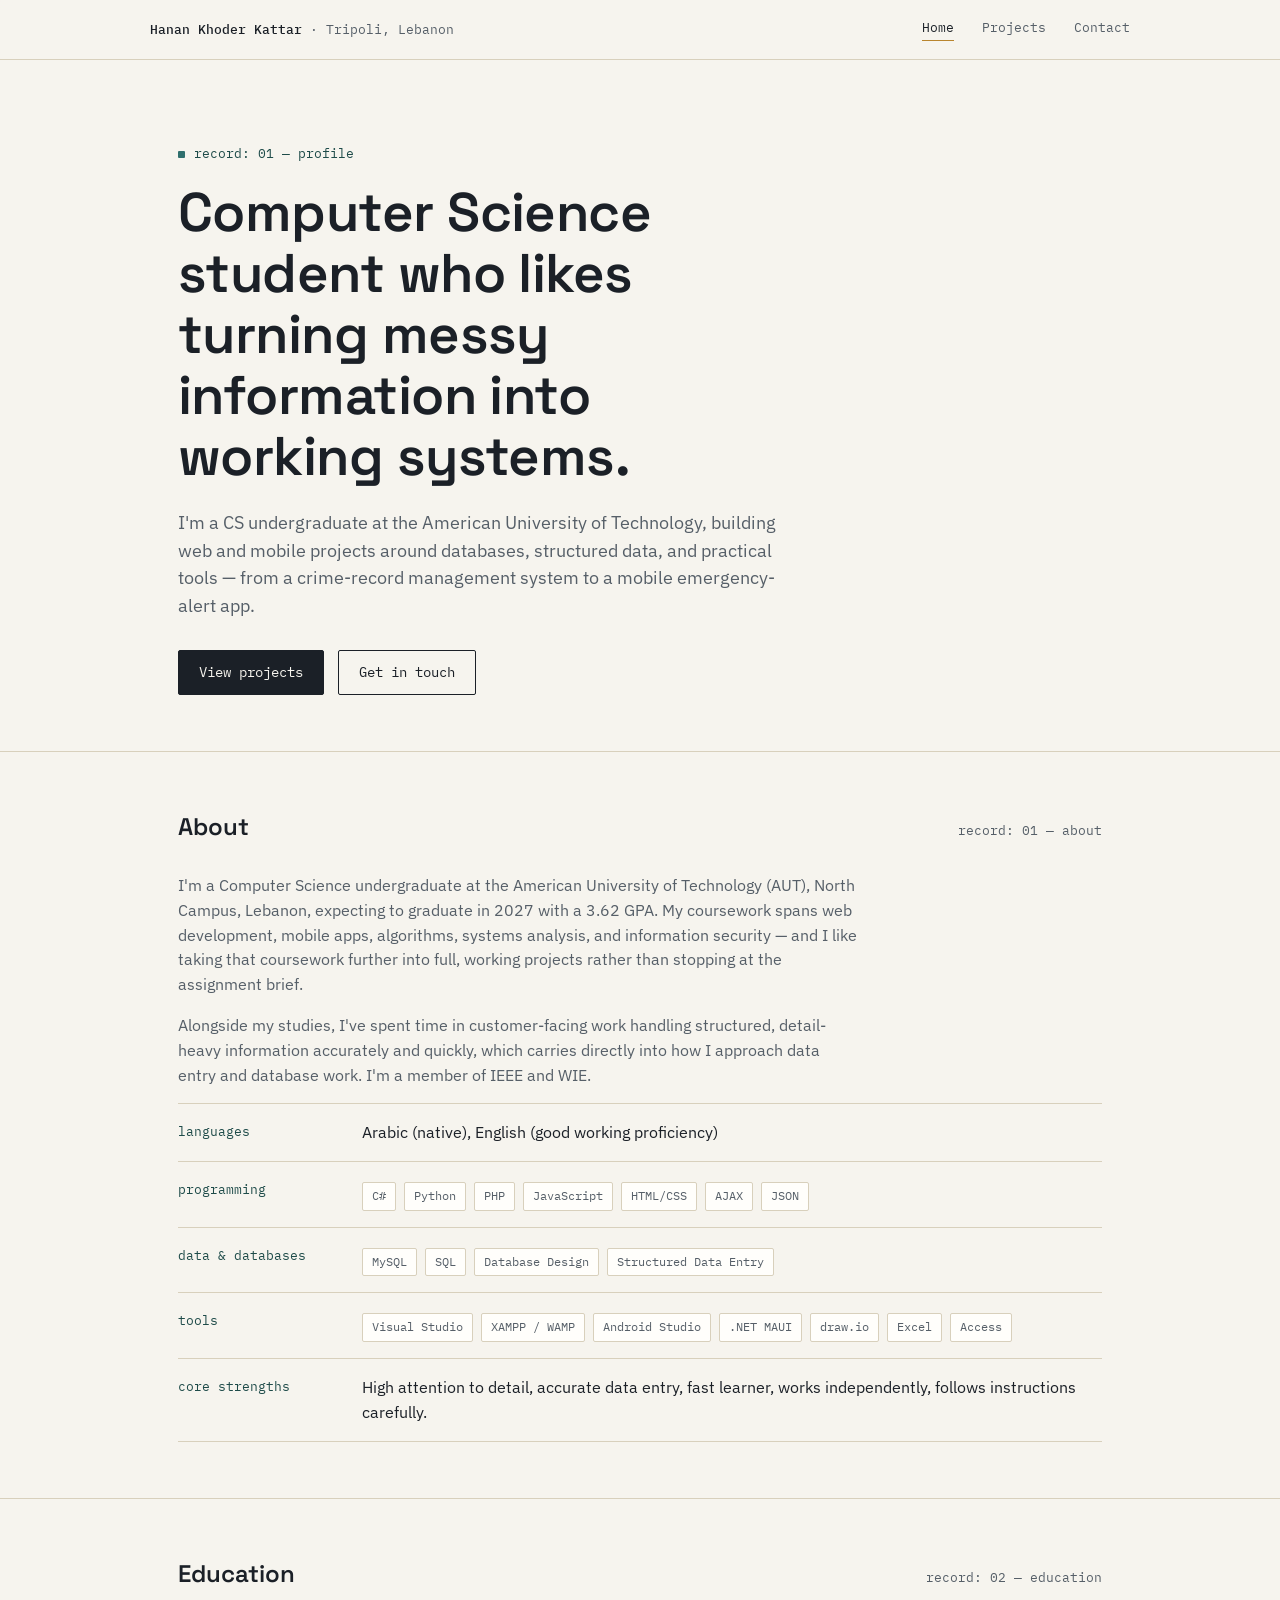
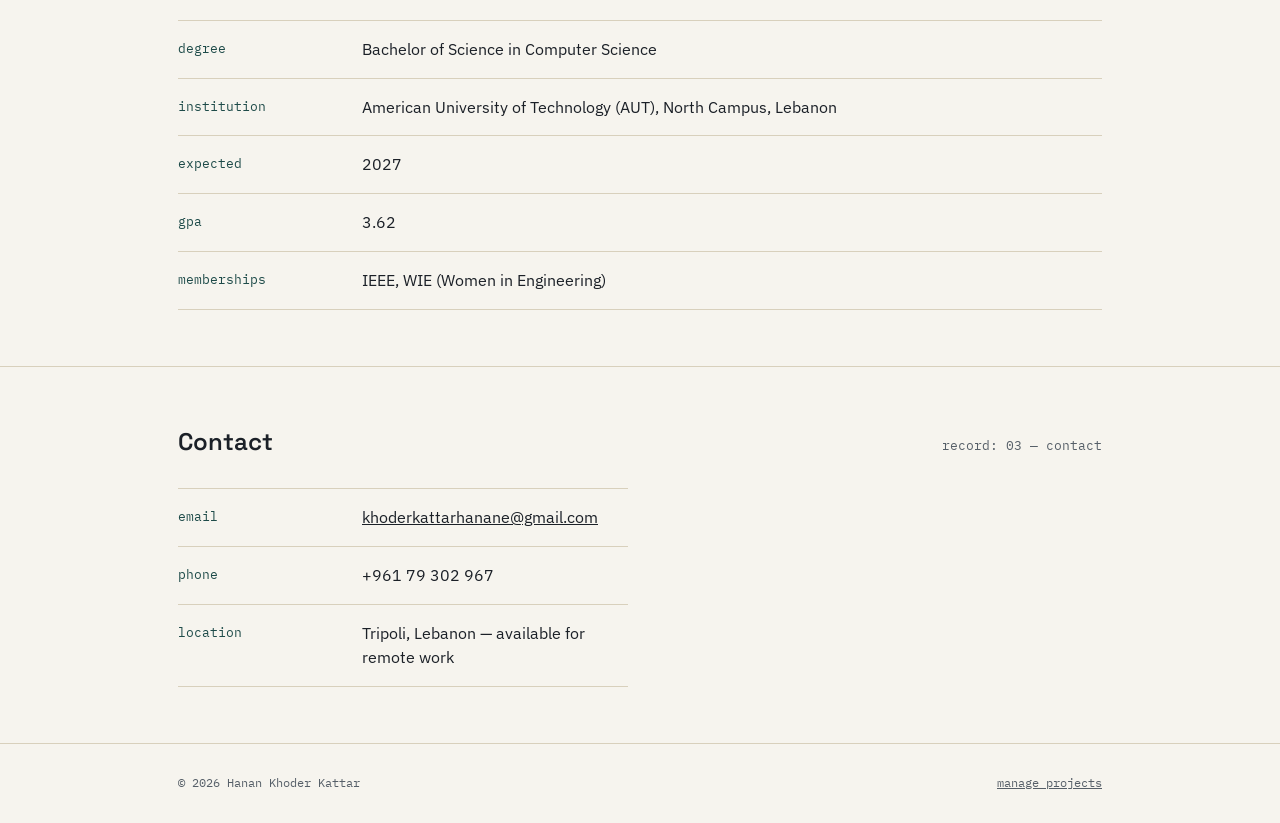
<file: index.html>
<!DOCTYPE html>
<html lang="en">
<head>
<meta charset="UTF-8">
<meta name="viewport" content="width=device-width, initial-scale=1.0">
<title>Hanan Khoder Kattar — Portfolio</title>
<meta name="description" content="Computer Science student and developer working across web, mobile, and structured data.">
<link rel="stylesheet" href="style.css">
</head>
<body>

<header class="site">
  <div class="wrap nav-row">
    <span class="nav-id"><b>Hanan Khoder Kattar</b> · Tripoli, Lebanon</span>
    <nav class="nav-links">
      <a href="index.html" aria-current="page">Home</a>
      <a href="projects.html">Projects</a>
      <a href="index.html#contact">Contact</a>
    </nav>
  </div>
</header>

<main>
  <section class="hero">
    <div class="wrap">
      <p class="kicker">record: 01 — profile</p>
      <h1 class="display">Computer Science student who likes turning messy information into working systems.</h1>
      <p class="lede">
        I'm a CS undergraduate at the American University of Technology, building web and mobile
        projects around databases, structured data, and practical tools — from a crime-record
        management system to a mobile emergency-alert app.
      </p>
      <div class="hero-actions">
        <a class="btn primary" href="projects.html">View projects</a>
        <a class="btn ghost" href="#contact">Get in touch</a>
      </div>
    </div>
  </section>

  <section id="about">
    <div class="wrap">
      <div class="section-head">
        <h2>About</h2>
        <span class="field-label">record: 01 — about</span>
      </div>
      <div class="about-text">
        <p>
          I'm a Computer Science undergraduate at the American University of Technology (AUT),
          North Campus, Lebanon, expecting to graduate in 2027 with a 3.62 GPA. My coursework
          spans web development, mobile apps, algorithms, systems analysis, and information
          security — and I like taking that coursework further into full, working projects
          rather than stopping at the assignment brief.
        </p>
        <p>
          Alongside my studies, I've spent time in customer-facing work handling structured,
          detail-heavy information accurately and quickly, which carries directly into how I
          approach data entry and database work. I'm a member of IEEE and WIE.
        </p>
      </div>

      <div class="field-table">
        <div class="field-row">
          <div class="k">languages</div>
          <div class="v">Arabic (native), English (good working proficiency)</div>
        </div>
        <div class="field-row">
          <div class="k">programming</div>
          <div class="v">
            <div class="tags">
              <span class="tag">C#</span><span class="tag">Python</span><span class="tag">PHP</span>
              <span class="tag">JavaScript</span><span class="tag">HTML/CSS</span><span class="tag">AJAX</span>
              <span class="tag">JSON</span>
            </div>
          </div>
        </div>
        <div class="field-row">
          <div class="k">data &amp; databases</div>
          <div class="v">
            <div class="tags">
              <span class="tag">MySQL</span><span class="tag">SQL</span>
              <span class="tag">Database Design</span><span class="tag">Structured Data Entry</span>
            </div>
          </div>
        </div>
        <div class="field-row">
          <div class="k">tools</div>
          <div class="v">
            <div class="tags">
              <span class="tag">Visual Studio</span><span class="tag">XAMPP / WAMP</span>
              <span class="tag">Android Studio</span><span class="tag">.NET MAUI</span>
              <span class="tag">draw.io</span><span class="tag">Excel</span><span class="tag">Access</span>
            </div>
          </div>
        </div>
        <div class="field-row">
          <div class="k">core strengths</div>
          <div class="v">High attention to detail, accurate data entry, fast learner, works independently, follows instructions carefully.</div>
        </div>
      </div>
    </div>
  </section>

  <section id="education">
    <div class="wrap">
      <div class="section-head">
        <h2>Education</h2>
        <span class="field-label">record: 02 — education</span>
      </div>
      <div class="field-table">
        <div class="field-row">
          <div class="k">degree</div>
          <div class="v">Bachelor of Science in Computer Science</div>
        </div>
        <div class="field-row">
          <div class="k">institution</div>
          <div class="v">American University of Technology (AUT), North Campus, Lebanon</div>
        </div>
        <div class="field-row">
          <div class="k">expected</div>
          <div class="v">2027</div>
        </div>
        <div class="field-row">
          <div class="k">gpa</div>
          <div class="v">3.62</div>
        </div>
        <div class="field-row">
          <div class="k">memberships</div>
          <div class="v">IEEE, WIE (Women in Engineering)</div>
        </div>
      </div>
    </div>
  </section>

  <section id="contact">
    <div class="wrap">
      <div class="section-head">
        <h2>Contact</h2>
        <span class="field-label">record: 03 — contact</span>
      </div>
      <div class="contact-grid">
        <div class="field-table" style="border-top:none;">
          <div class="field-row" style="border-top:1px solid var(--line);">
            <div class="k">email</div>
            <div class="v"><a href="mailto:khoderkattarhanane@gmail.com">khoderkattarhanane@gmail.com</a></div>
          </div>
          <div class="field-row">
            <div class="k">phone</div>
            <div class="v">+961 79 302 967</div>
          </div>
          <div class="field-row">
            <div class="k">location</div>
            <div class="v">Tripoli, Lebanon — available for remote work</div>
          </div>
        </div>
      </div>
    </div>
  </section>
</main>

<footer class="site">
  <div class="wrap" style="display:flex; justify-content:space-between; width:100%;">
    <span>© 2026 Hanan Khoder Kattar</span>
    <span><a href="admin.html">manage projects</a></span>
  </div>
</footer>

</body>
</html>
</file>
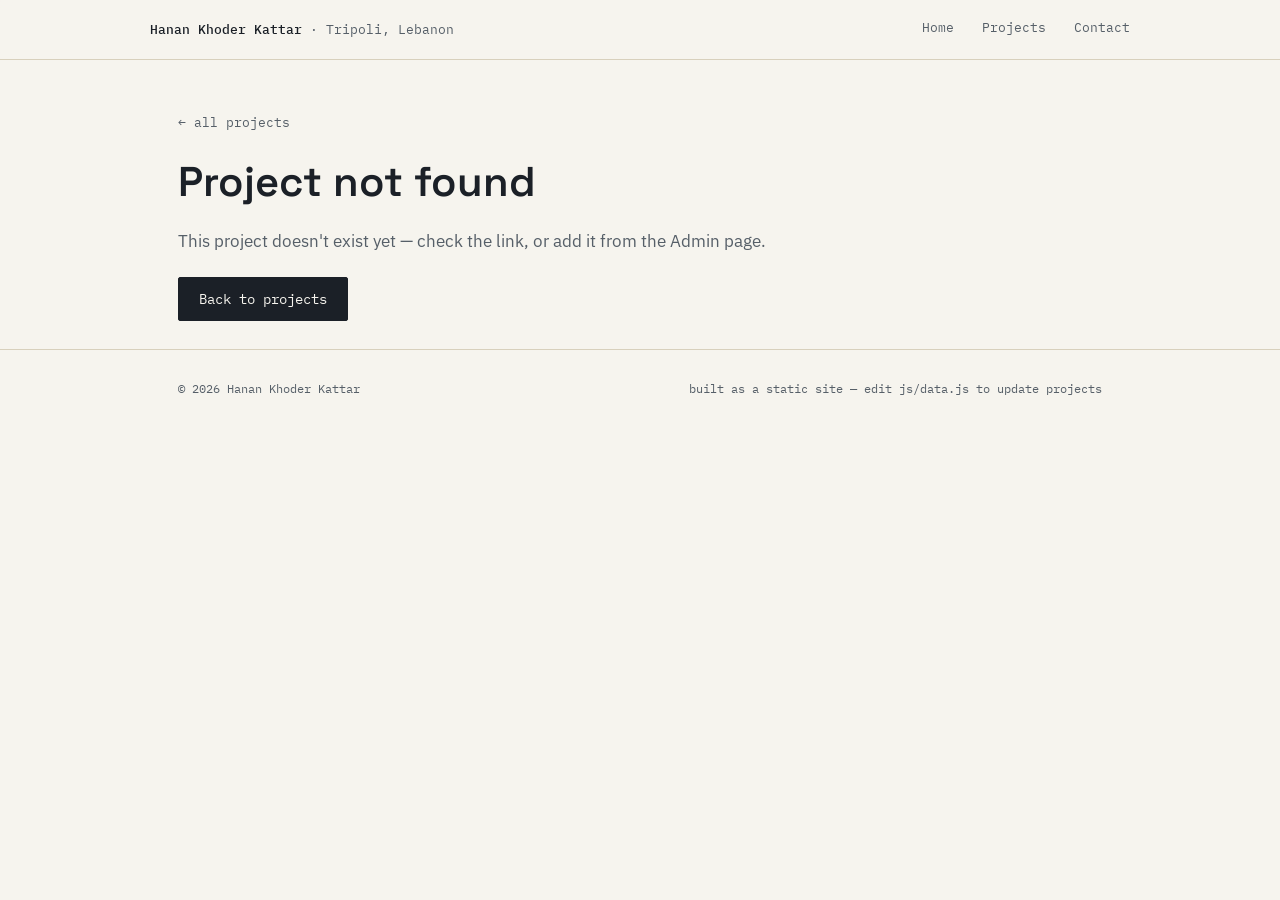
<file: project.html>
<!DOCTYPE html>
<html lang="en">
<head>
<meta charset="UTF-8">
<meta name="viewport" content="width=device-width, initial-scale=1.0">
<title>Project — Hanan Khoder Kattar</title>
<link rel="stylesheet" href="style.css">
</head>
<body>

<header class="site">
  <div class="wrap nav-row">
    <span class="nav-id"><b>Hanan Khoder Kattar</b> · Tripoli, Lebanon</span>
    <nav class="nav-links">
      <a href="index.html">Home</a>
      <a href="projects.html">Projects</a>
      <a href="index.html#contact">Contact</a>
    </nav>
  </div>
</header>

<main id="detail-main">
  <!-- injected by js/project-detail.js -->
</main>

<footer class="site">
  <div class="wrap" style="display:flex; justify-content:space-between; width:100%;">
    <span>© 2026 Hanan Khoder Kattar</span>
    <span>built as a static site — edit js/data.js to update projects</span>
  </div>
</footer>

<script src="data.js"></script>
<script src="store.js"></script>
<script src="project-detail.js"></script>
</body>
</html>
</file>
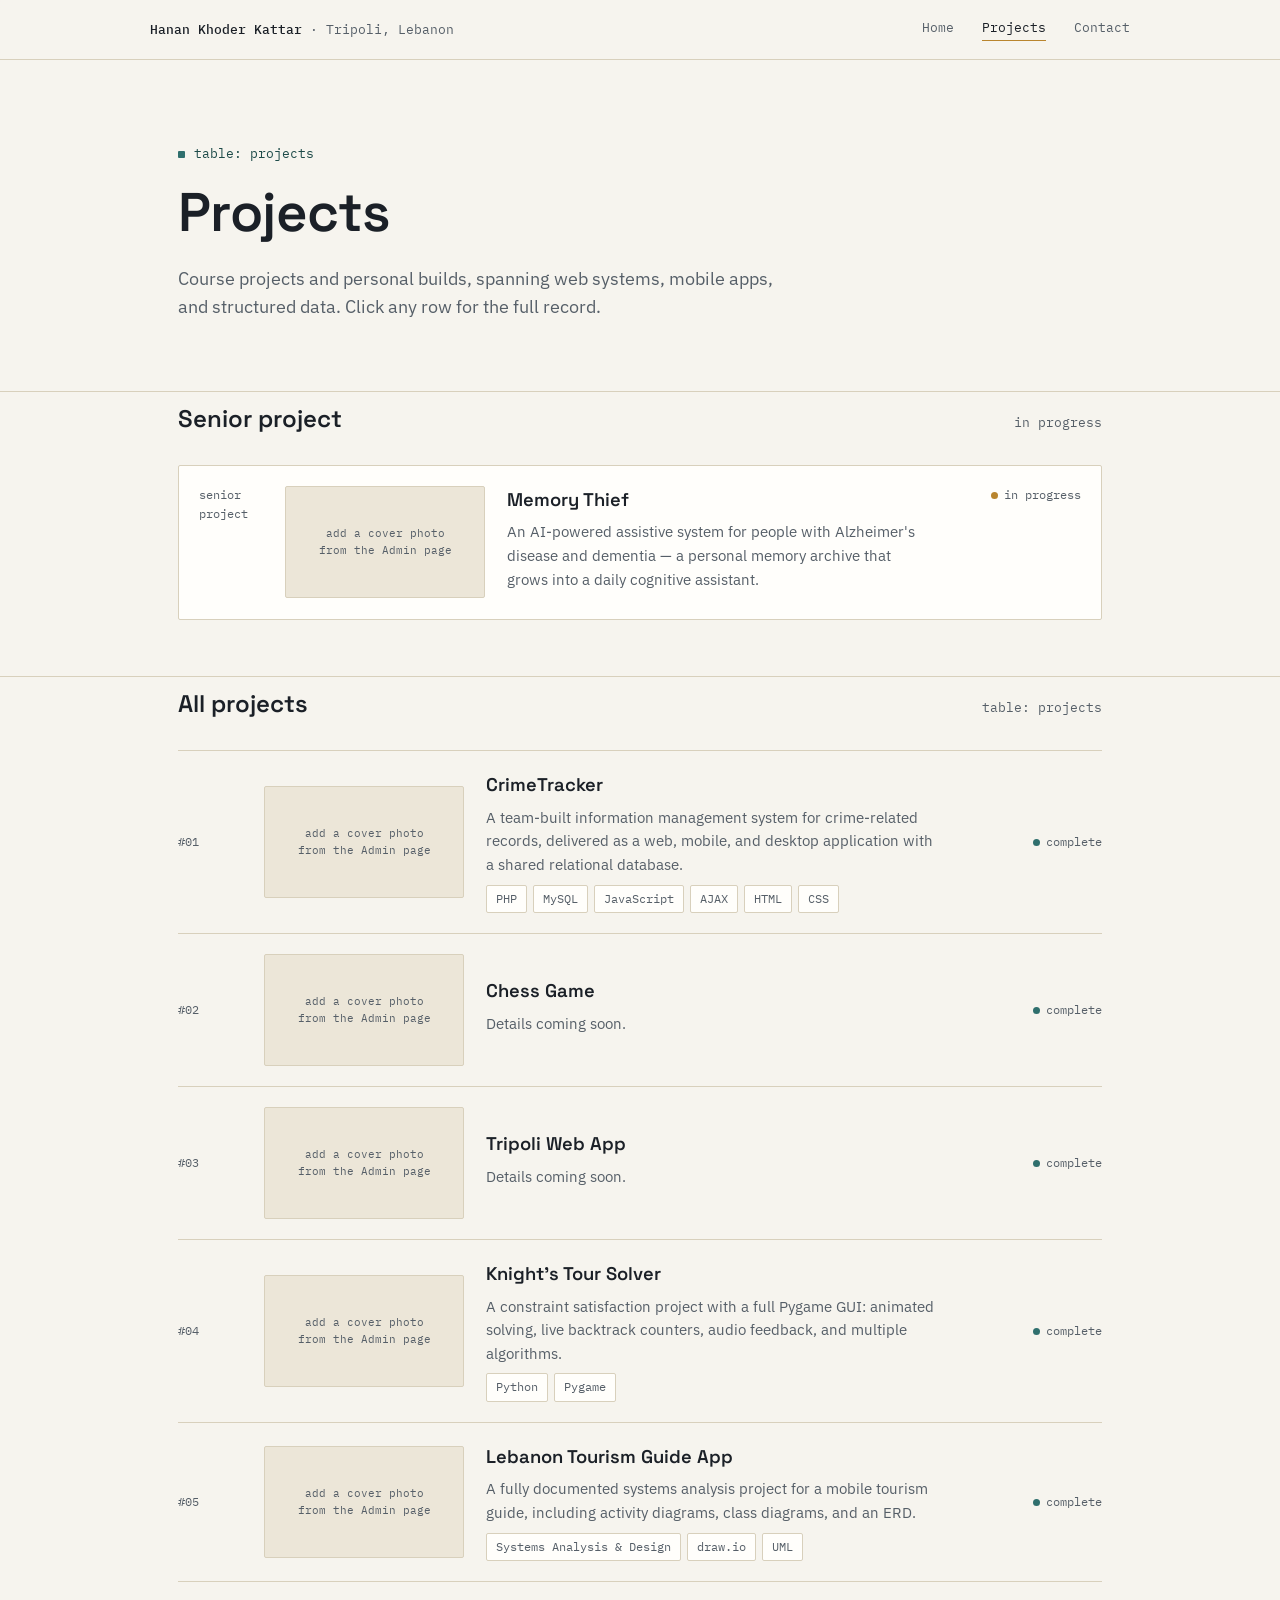
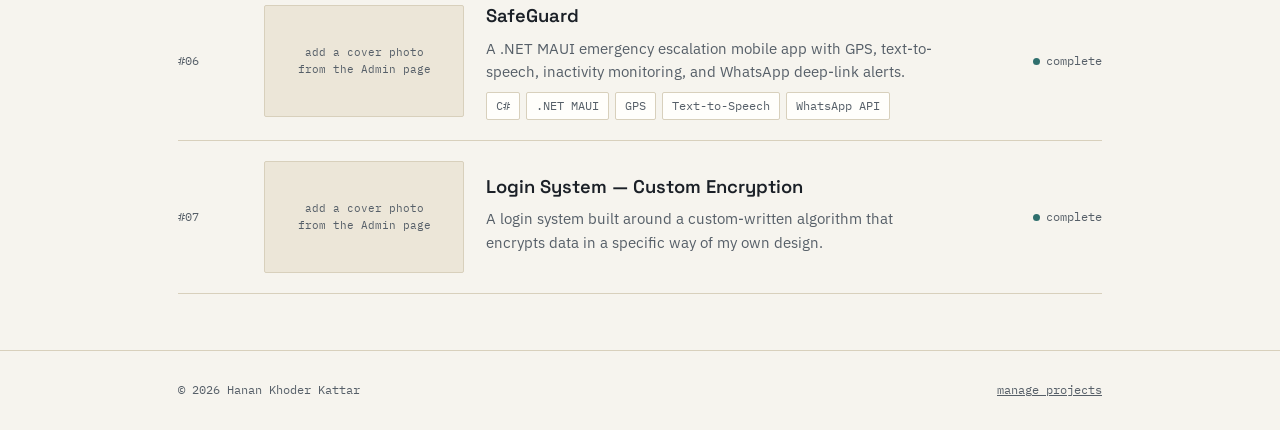
<file: projects.html>
<!DOCTYPE html>
<html lang="en">
<head>
<meta charset="UTF-8">
<meta name="viewport" content="width=device-width, initial-scale=1.0">
<title>Projects — Hanan Khoder Kattar</title>
<meta name="description" content="Web, mobile, and data projects by Hanan Khoder Kattar.">
<link rel="stylesheet" href="style.css">
</head>
<body>

<header class="site">
  <div class="wrap nav-row">
    <span class="nav-id"><b>Hanan Khoder Kattar</b> · Tripoli, Lebanon</span>
    <nav class="nav-links">
      <a href="index.html">Home</a>
      <a href="projects.html" aria-current="page">Projects</a>
      <a href="index.html#contact">Contact</a>
    </nav>
  </div>
</header>

<main>
  <section class="hero" style="padding-bottom: 40px;">
    <div class="wrap">
      <p class="kicker">table: projects</p>
      <h1 class="display" style="max-width: 20ch;">Projects</h1>
      <p class="lede">
        Course projects and personal builds, spanning web systems, mobile apps, and structured
        data. Click any row for the full record.
      </p>
    </div>
  </section>

  <section id="pinned-outer" style="padding-top: 8px;">
    <div class="wrap" id="pinned-section">
      <!-- injected by js/projects.js -->
    </div>
  </section>

  <section style="border-bottom:none; padding-top: 8px;">
    <div class="wrap">
      <div class="section-head">
        <h2>All projects</h2>
        <span class="field-label">table: projects</span>
      </div>
      <div id="record-list" class="record-list">
        <!-- rows injected by js/projects.js -->
      </div>
    </div>
  </section>
</main>

<footer class="site">
  <div class="wrap" style="display:flex; justify-content:space-between; width:100%;">
    <span>© 2026 Hanan Khoder Kattar</span>
    <span><a href="admin.html">manage projects</a></span>
  </div>
</footer>

<script src="data.js"></script>
<script src="store.js"></script>
<script src="projects.js"></script>
</body>
</html>
</file>
<file: style.css>
/* ============================================================
   Hanan Kattar — Portfolio
   Design concept: the "record" — each project is treated like
   a database record (ID, fields, status), echoing the subject's
   actual background in structured data / data entry / SQL.
   ============================================================ */

@import url('https://fonts.googleapis.com/css2?family=Space+Grotesk:wght@400;500;600;700&family=IBM+Plex+Sans:wght@400;500;600&family=IBM+Plex+Mono:wght@400;500&display=swap');

:root{
  --bg: #F6F4EE;
  --bg-panel: #ECE6D8;
  --ink: #1B2027;
  --ink-soft: #565F68;
  --line: #D8D0BC;
  --accent: #2F6F6D;
  --accent-ink: #1E4B49;
  --amber: #B9852E;
  --card-bg: #FFFEFB;

  --serif: 'Space Grotesk', sans-serif;
  --sans: 'IBM Plex Sans', sans-serif;
  --mono: 'IBM Plex Mono', monospace;

  --max: 980px;
}

*{ box-sizing: border-box; }

html{ scroll-behavior: smooth; }

body{
  margin: 0;
  background: var(--bg);
  color: var(--ink);
  font-family: var(--sans);
  font-size: 16px;
  line-height: 1.55;
  -webkit-font-smoothing: antialiased;
}

a{ color: inherit; }

img{ max-width: 100%; display: block; }

.wrap{
  max-width: var(--max);
  margin: 0 auto;
  padding: 0 28px;
}

/* ---------- focus / accessibility ---------- */
a:focus-visible, button:focus-visible{
  outline: 2px solid var(--accent);
  outline-offset: 3px;
}

@media (prefers-reduced-motion: reduce){
  *{ animation: none !important; transition: none !important; scroll-behavior: auto !important; }
}

/* ---------- header / nav ---------- */
header.site{
  border-bottom: 1px solid var(--line);
  position: sticky;
  top: 0;
  background: rgba(246,244,238,0.92);
  backdrop-filter: blur(6px);
  z-index: 20;
}

.nav-row{
  display: flex;
  align-items: center;
  justify-content: space-between;
  padding: 18px 0;
  gap: 20px;
}

.nav-id{
  font-family: var(--mono);
  font-size: 13px;
  color: var(--ink-soft);
}

.nav-id b{ color: var(--ink); font-weight: 500; }

.nav-links{
  display: flex;
  gap: 28px;
  font-family: var(--mono);
  font-size: 13px;
}

.nav-links a{
  text-decoration: none;
  color: var(--ink-soft);
  padding-bottom: 2px;
  border-bottom: 1px solid transparent;
}

.nav-links a:hover,
.nav-links a[aria-current="page"]{
  color: var(--ink);
  border-bottom-color: var(--amber);
}

/* ---------- hero ---------- */
.hero{
  padding: 84px 0 56px;
  border-bottom: 1px solid var(--line);
}

.hero .kicker{
  font-family: var(--mono);
  font-size: 13px;
  color: var(--accent-ink);
  margin: 0 0 18px;
}

.hero .kicker::before{
  content: "";
  display: inline-block;
  width: 7px; height: 7px;
  background: var(--accent);
  margin-right: 9px;
  border-radius: 1px;
  vertical-align: middle;
}

h1.display{
  font-family: var(--serif);
  font-weight: 600;
  font-size: clamp(2.1rem, 4.4vw, 3.4rem);
  line-height: 1.12;
  margin: 0 0 22px;
  max-width: 15ch;
  letter-spacing: -0.01em;
}

.hero p.lede{
  font-size: 1.12rem;
  color: var(--ink-soft);
  max-width: 56ch;
  margin: 0 0 30px;
}

.hero-actions{
  display: flex;
  gap: 14px;
  flex-wrap: wrap;
}

.btn{
  font-family: var(--mono);
  font-size: 13.5px;
  text-decoration: none;
  padding: 11px 20px;
  border: 1px solid var(--ink);
  border-radius: 2px;
  display: inline-block;
  transition: background .15s ease, color .15s ease;
}

.btn.primary{
  background: var(--ink);
  color: var(--bg);
}
.btn.primary:hover{ background: var(--accent-ink); border-color: var(--accent-ink); }

.btn.ghost{
  background: transparent;
  color: var(--ink);
}
.btn.ghost:hover{ background: var(--bg-panel); }

/* ---------- section shell ---------- */
section{
  padding: 56px 0;
  border-bottom: 1px solid var(--line);
}

section:last-of-type{ border-bottom: none; }

.section-head{
  display: flex;
  align-items: baseline;
  justify-content: space-between;
  gap: 20px;
  margin-bottom: 28px;
}

.section-head h2{
  font-family: var(--serif);
  font-weight: 600;
  font-size: 1.5rem;
  margin: 0;
}

.section-head .field-label{
  font-family: var(--mono);
  font-size: 12.5px;
  color: var(--ink-soft);
}

/* ---------- schema / field table (About + Education) ---------- */
.field-table{
  border-top: 1px solid var(--line);
}

.field-row{
  display: grid;
  grid-template-columns: 160px 1fr;
  gap: 24px;
  padding: 16px 0;
  border-bottom: 1px solid var(--line);
}

.field-row .k{
  font-family: var(--mono);
  font-size: 12.5px;
  color: var(--accent-ink);
  padding-top: 2px;
}

.field-row .v{ color: var(--ink); }

.field-row .v .tags{
  display: flex;
  flex-wrap: wrap;
  gap: 8px;
  margin-top: 4px;
}

.tag{
  font-family: var(--mono);
  font-size: 12px;
  border: 1px solid var(--line);
  background: var(--card-bg);
  padding: 4px 9px;
  border-radius: 2px;
  color: var(--ink-soft);
}

@media (max-width: 620px){
  .field-row{ grid-template-columns: 1fr; gap: 6px; }
}

/* ---------- about lede text ---------- */
.about-text p{
  max-width: 68ch;
  color: var(--ink-soft);
  margin: 0 0 16px;
}

/* ---------- projects grid (record list) ---------- */
.record-list{
  border-top: 1px solid var(--line);
}

.record-row{
  display: grid;
  grid-template-columns: 64px 200px 1fr 140px;
  gap: 22px;
  align-items: center;
  padding: 20px 0;
  border-bottom: 1px solid var(--line);
  text-decoration: none;
  color: inherit;
}

.record-row:hover .r-title{ color: var(--accent-ink); }
.record-row:hover .thumb{ border-color: var(--accent); }

.record-row .r-id{
  font-family: var(--mono);
  font-size: 12px;
  color: var(--ink-soft);
}

.thumb{
  width: 200px;
  height: 112px;
  border: 1px solid var(--line);
  background: var(--bg-panel);
  overflow: hidden;
  border-radius: 2px;
  transition: border-color .15s ease;
}

.thumb img{ width: 100%; height: 100%; object-fit: cover; }

.thumb.placeholder{
  display: flex;
  align-items: center;
  justify-content: center;
  font-family: var(--mono);
  font-size: 11px;
  color: var(--ink-soft);
  text-align: center;
  padding: 8px;
}

.r-body .r-title{
  font-family: var(--serif);
  font-weight: 600;
  font-size: 1.15rem;
  margin: 0 0 6px;
  transition: color .15s ease;
}

.r-body .r-summary{
  color: var(--ink-soft);
  font-size: 0.95rem;
  margin: 0 0 8px;
  max-width: 56ch;
}

.r-body .tags{ display:flex; flex-wrap: wrap; gap: 6px; }

.r-status{
  font-family: var(--mono);
  font-size: 12px;
  text-align: right;
  color: var(--ink-soft);
}

.r-status .dot{
  display: inline-block;
  width: 7px; height: 7px;
  border-radius: 50%;
  margin-right: 6px;
  background: var(--accent);
  vertical-align: middle;
}

.r-status.in-progress .dot{ background: var(--amber); }

@media (max-width: 760px){
  .record-row{ grid-template-columns: 1fr; }
  .thumb{ width: 100%; height: 160px; }
  .r-status{ text-align: left; }
}

/* ---------- project detail ---------- */
.detail-header{
  padding: 40px 0 28px;
  border-bottom: 1px solid var(--line);
}

.breadcrumb{
  font-family: var(--mono);
  font-size: 12.5px;
  color: var(--ink-soft);
  margin-bottom: 18px;
}
.breadcrumb a{ text-decoration: none; color: var(--ink-soft); border-bottom: 1px solid transparent; }
.breadcrumb a:hover{ color: var(--ink); border-bottom-color: var(--amber); }

.detail-header h1{
  font-family: var(--serif);
  font-weight: 600;
  font-size: clamp(1.8rem, 3.6vw, 2.6rem);
  margin: 0 0 14px;
}

.detail-header .tagline{
  color: var(--ink-soft);
  font-size: 1.05rem;
  max-width: 60ch;
  margin: 0 0 22px;
}

.detail-meta{
  display: grid;
  grid-template-columns: repeat(4, 1fr);
  gap: 20px;
  border-top: 1px solid var(--line);
  padding-top: 20px;
}

.detail-meta .k{ font-family: var(--mono); font-size: 11.5px; color: var(--accent-ink); margin-bottom: 5px; }
.detail-meta .v{ font-size: 14px; }

@media (max-width: 700px){
  .detail-meta{ grid-template-columns: 1fr 1fr; }
}

.hero-image{
  width: 100%;
  aspect-ratio: 16/8;
  border: 1px solid var(--line);
  background: var(--bg-panel);
  overflow: hidden;
  margin: 32px 0 0;
  border-radius: 2px;
}
.hero-image img{ width:100%; height:100%; object-fit: cover; }
.hero-image.placeholder{
  display: flex; align-items:center; justify-content:center;
  font-family: var(--mono); font-size: 12px; color: var(--ink-soft);
}

.detail-body{
  display: grid;
  grid-template-columns: 1fr 260px;
  gap: 48px;
  padding: 48px 0;
}

.detail-body h3{
  font-family: var(--serif);
  font-size: 1.1rem;
  margin: 0 0 12px;
}

.detail-body .prose p{
  color: var(--ink-soft);
  max-width: 66ch;
  margin: 0 0 16px;
}

.detail-body .prose ul{
  color: var(--ink-soft);
  padding-left: 20px;
  margin: 0 0 20px;
}
.detail-body .prose li{ margin-bottom: 6px; }

.code-block{
  background: var(--ink);
  color: #E7E2D3;
  font-family: var(--mono);
  font-size: 12.5px;
  line-height: 1.6;
  padding: 20px;
  border-radius: 2px;
  overflow-x: auto;
  margin: 18px 0 26px;
  white-space: pre;
}

.code-block .cm{ color: #8FA79E; }

.gallery{
  display: grid;
  grid-template-columns: repeat(auto-fill, minmax(140px,1fr));
  gap: 10px;
  margin: 18px 0 8px;
}
.gallery .g-item{
  aspect-ratio: 4/3;
  border: 1px solid var(--line);
  background: var(--bg-panel);
  overflow: hidden;
  border-radius: 2px;
}
.gallery .g-item img{ width:100%; height:100%; object-fit: cover; }
.gallery .g-item.placeholder{
  display:flex; align-items:center; justify-content:center;
  font-family: var(--mono); font-size: 10.5px; color: var(--ink-soft);
  text-align: center; padding: 6px;
}

.side-field{
  border-top: 1px solid var(--line);
  padding: 14px 0;
}
.side-field .k{ font-family: var(--mono); font-size: 11.5px; color: var(--accent-ink); margin-bottom: 6px; }
.side-field .v{ font-size: 14px; }
.side-field .tags{ display:flex; flex-wrap:wrap; gap:7px; }

@media (max-width: 780px){
  .detail-body{ grid-template-columns: 1fr; }
}

.detail-nav{
  padding: 30px 0 60px;
  display: flex;
  justify-content: space-between;
  font-family: var(--mono);
  font-size: 13px;
}
.detail-nav a{ text-decoration: none; color: var(--ink-soft); }
.detail-nav a:hover{ color: var(--ink); }

/* ---------- contact / footer ---------- */
.contact-grid{
  display: grid;
  grid-template-columns: 1fr 1fr;
  gap: 24px;
}
@media (max-width: 620px){ .contact-grid{ grid-template-columns: 1fr; } }

footer.site{
  border-top: 1px solid var(--line);
  padding: 30px 0;
  font-family: var(--mono);
  font-size: 12px;
  color: var(--ink-soft);
  display: flex;
  justify-content: space-between;
  flex-wrap: wrap;
  gap: 10px;
}

/* ---------- admin form ---------- */
.admin-list{
  border-top: 1px solid var(--line);
  margin-bottom: 8px;
}

.admin-row{
  display: grid;
  grid-template-columns: 40px 1fr auto auto;
  align-items: center;
  gap: 16px;
  padding: 14px 0;
  border-bottom: 1px solid var(--line);
}

.admin-row .a-id{ font-family: var(--mono); font-size: 12px; color: var(--ink-soft); }
.admin-row .a-title{ font-family: var(--serif); font-weight: 600; }
.admin-row .a-meta{ font-family: var(--mono); font-size: 11.5px; color: var(--ink-soft); }

.btn-small{
  font-family: var(--mono);
  font-size: 12px;
  padding: 6px 12px;
  border: 1px solid var(--line);
  background: var(--card-bg);
  border-radius: 2px;
  cursor: pointer;
  color: var(--ink);
  text-decoration: none;
}
.btn-small:hover{ border-color: var(--ink); }
.btn-small.danger:hover{ border-color: #A6432F; color: #A6432F; }

form.admin-form{
  border-top: 1px solid var(--line);
  padding-top: 28px;
}

.form-field{ margin-bottom: 20px; }

.form-field label{
  display: block;
  font-family: var(--mono);
  font-size: 12px;
  color: var(--accent-ink);
  margin-bottom: 7px;
}

.form-field .hint{
  font-family: var(--sans);
  color: var(--ink-soft);
  font-size: 12.5px;
  margin-top: 5px;
}

.form-field input[type="text"],
.form-field input[type="number"],
.form-field select,
.form-field textarea{
  width: 100%;
  font-family: var(--sans);
  font-size: 14.5px;
  padding: 10px 12px;
  border: 1px solid var(--line);
  background: var(--card-bg);
  border-radius: 2px;
  color: var(--ink);
}

.form-field input:focus,
.form-field select:focus,
.form-field textarea:focus{
  outline: none;
  border-color: var(--accent);
}

.form-field textarea{ resize: vertical; min-height: 84px; font-family: var(--mono); font-size: 13px; }

.form-grid{
  display: grid;
  grid-template-columns: 1fr 1fr;
  gap: 20px;
}
@media (max-width: 620px){ .form-grid{ grid-template-columns: 1fr; } }

.form-actions{
  display: flex;
  gap: 12px;
  align-items: center;
  flex-wrap: wrap;
  padding-top: 8px;
}

.checkbox-row{
  display: flex;
  align-items: center;
  gap: 8px;
}
.checkbox-row input{ width: auto; }
.checkbox-row label{ margin: 0; }

.cover-preview{
  width: 160px;
  height: 90px;
  border: 1px solid var(--line);
  background: var(--bg-panel);
  border-radius: 2px;
  overflow: hidden;
  margin-top: 8px;
}
.cover-preview img{ width: 100%; height: 100%; object-fit: cover; }

.admin-toolbar{
  display: flex;
  gap: 10px;
  flex-wrap: wrap;
  padding: 20px 0;
  border-top: 1px solid var(--line);
  margin-top: 8px;
}

.status-msg{
  font-family: var(--mono);
  font-size: 12.5px;
  color: var(--accent-ink);
  margin: 10px 0 0;
}

/* ---------- empty state ---------- */
.empty-state{
  padding: 60px 0;
  text-align: center;
  color: var(--ink-soft);
  font-family: var(--mono);
  font-size: 13px;
}
</file>
